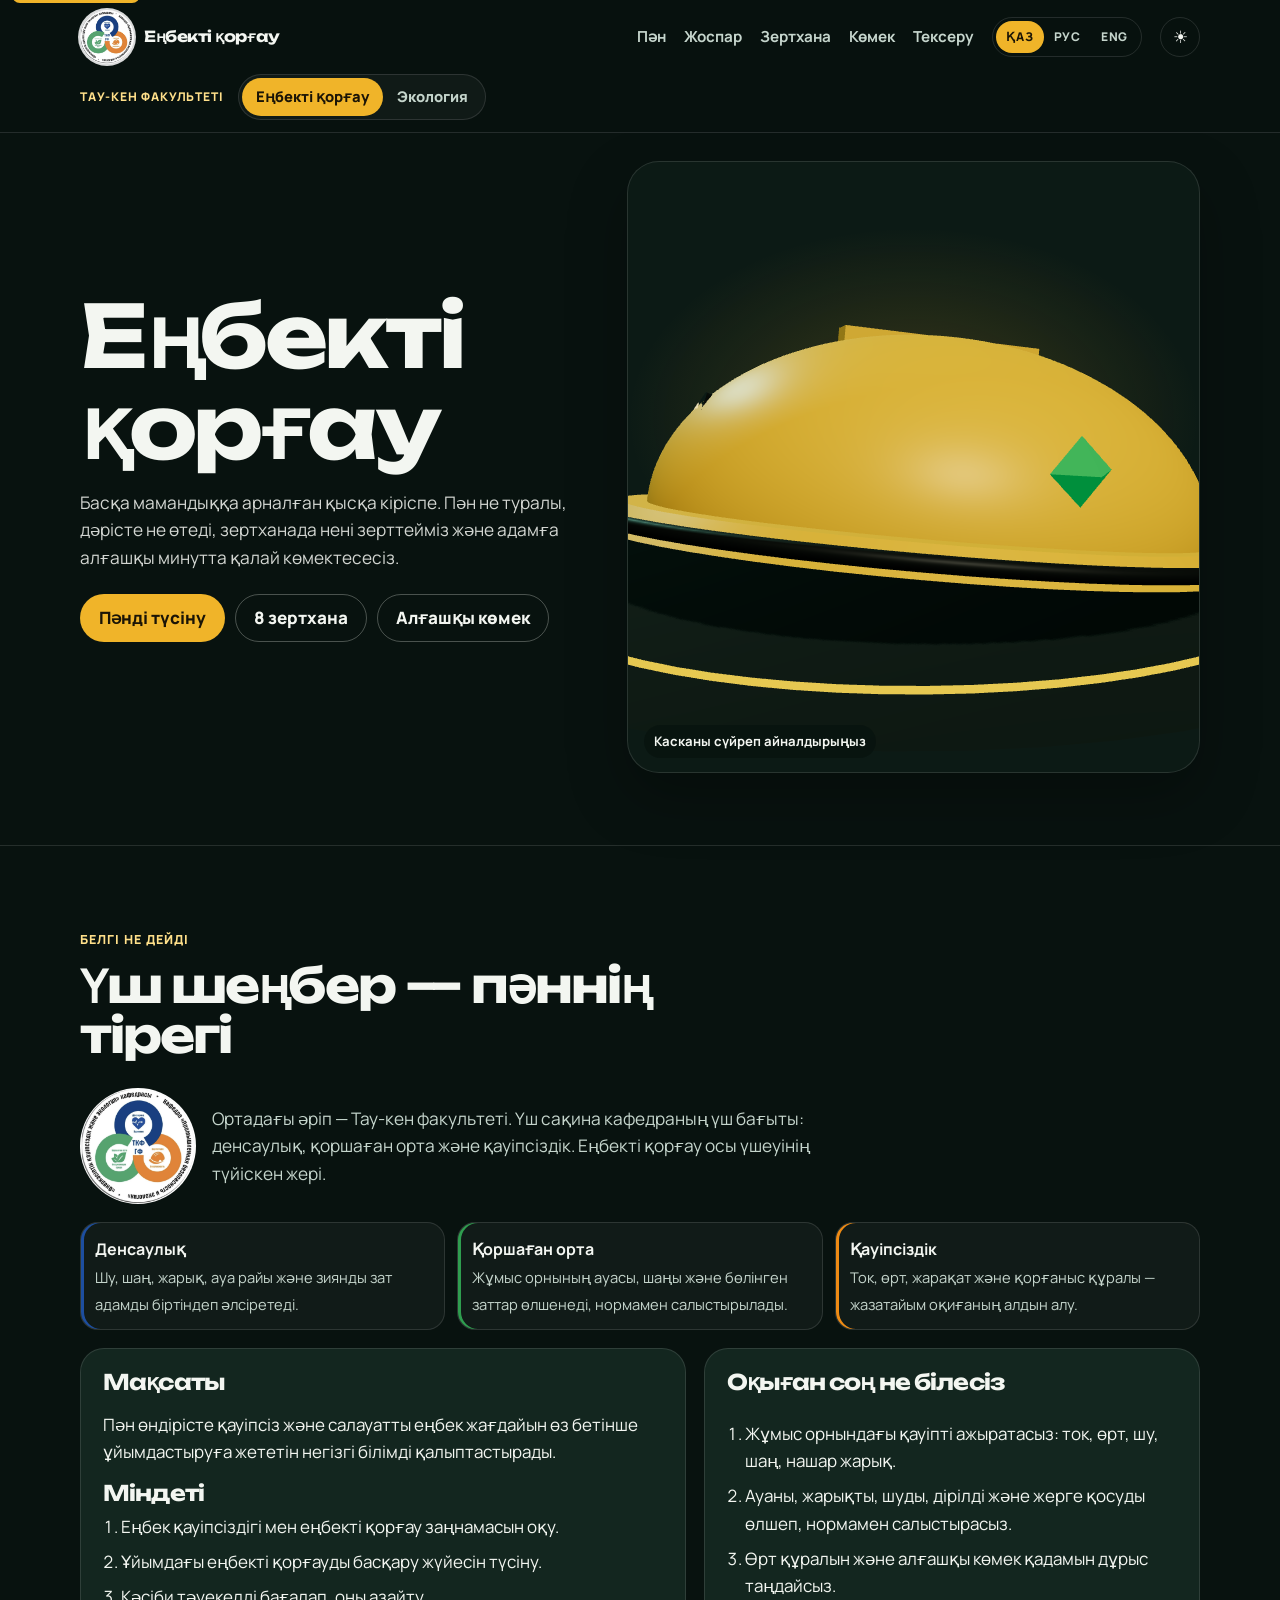
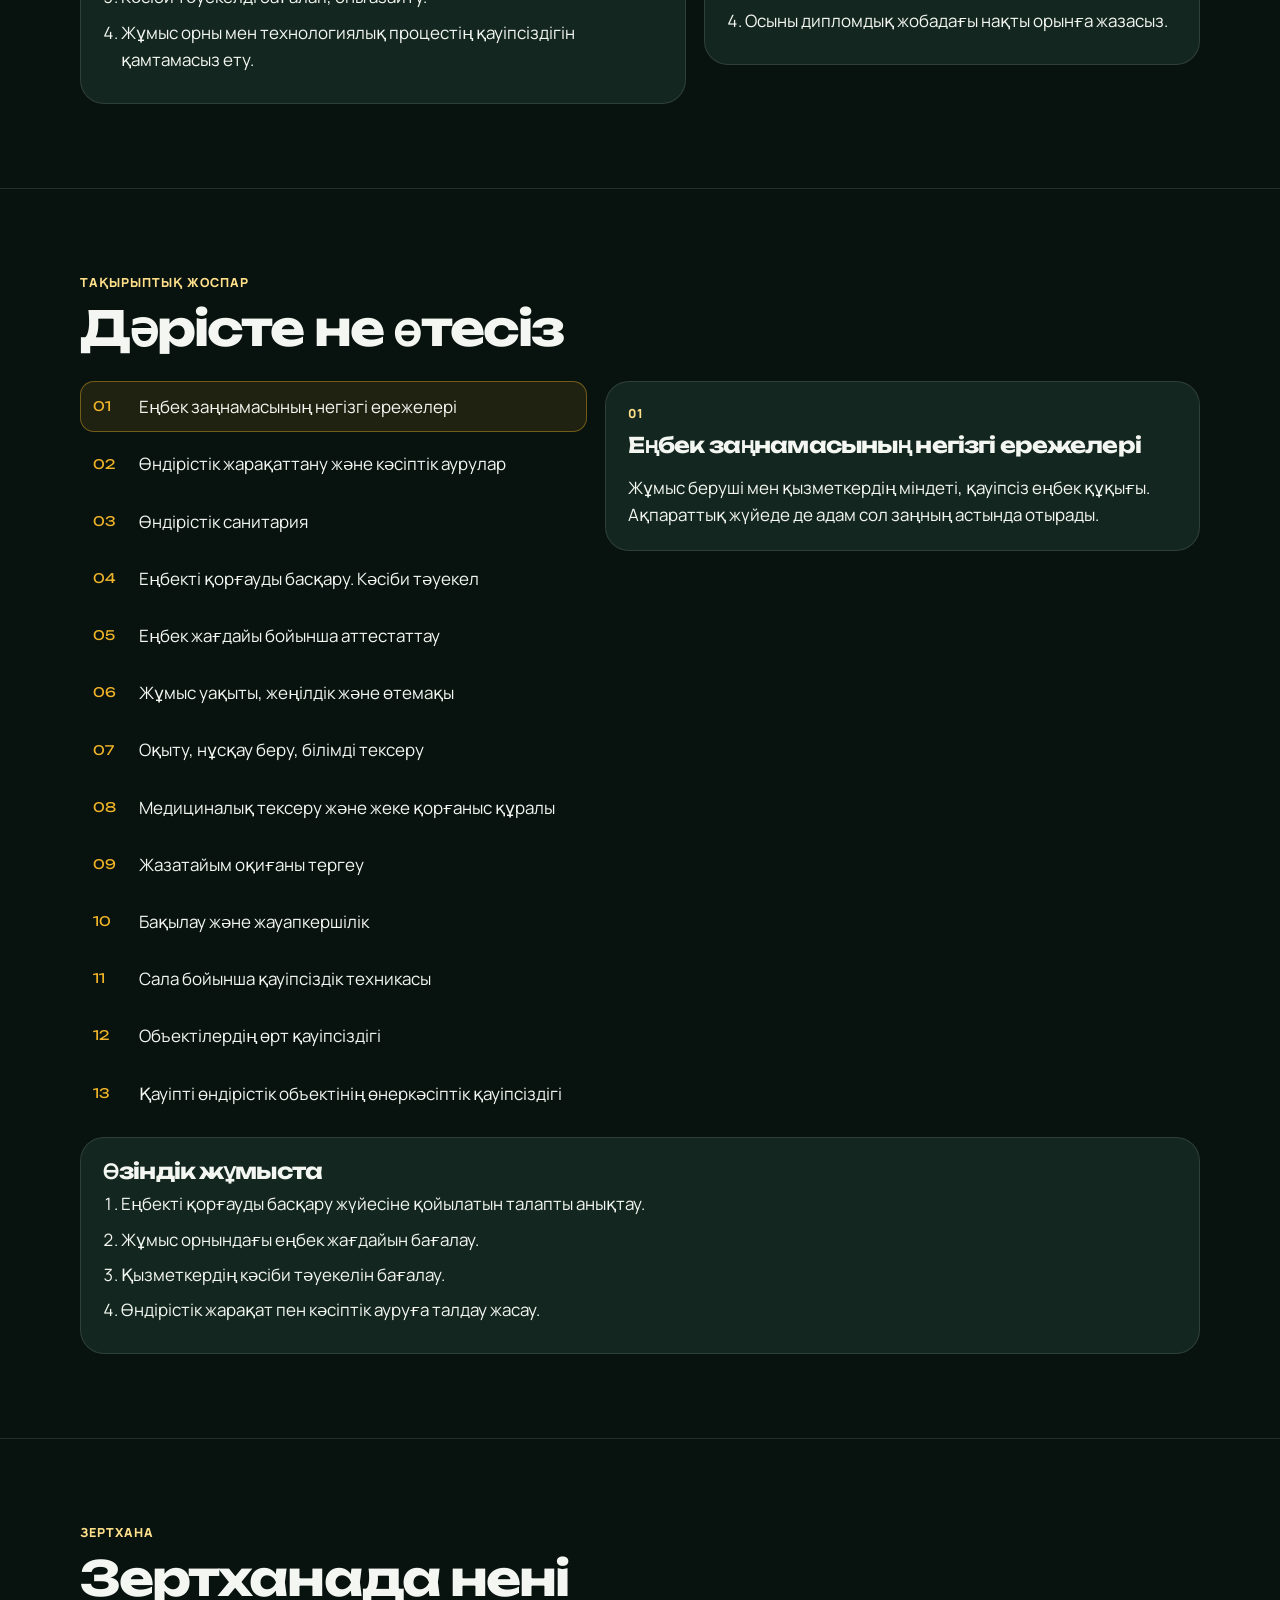
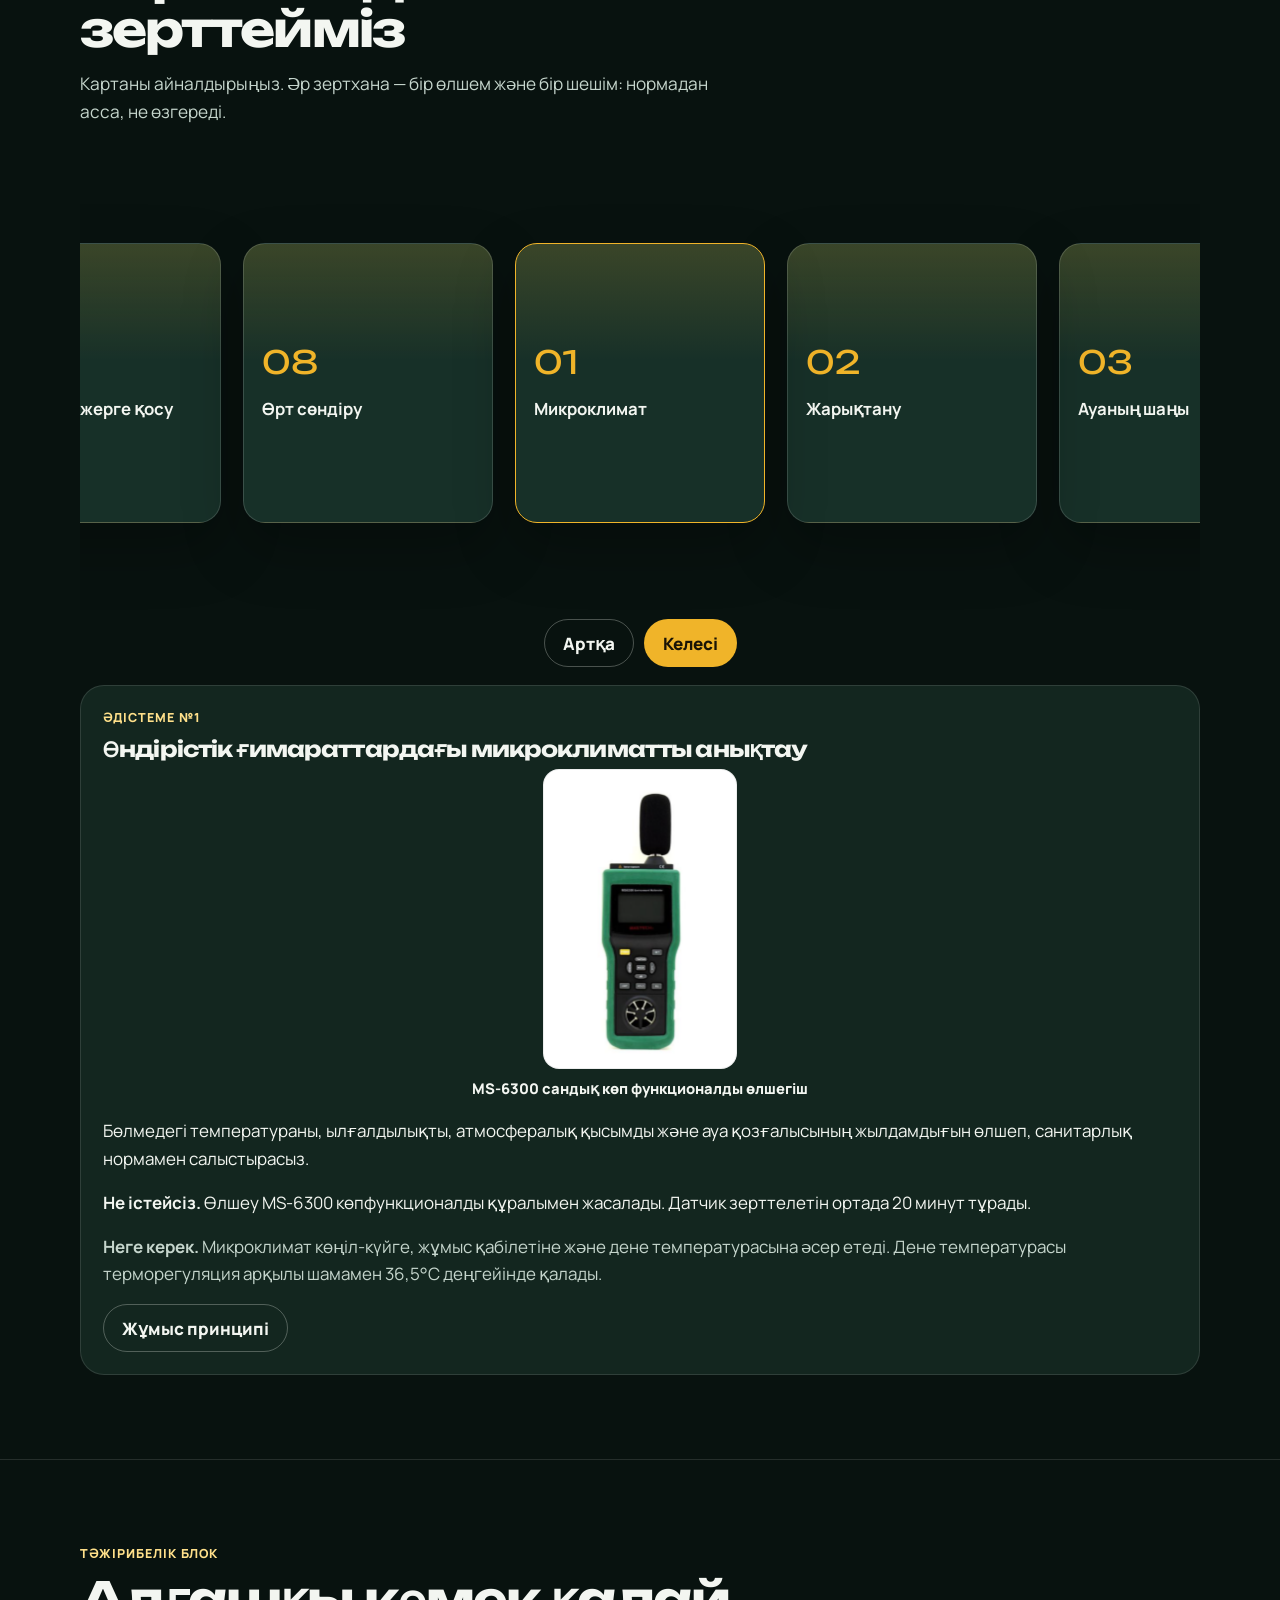
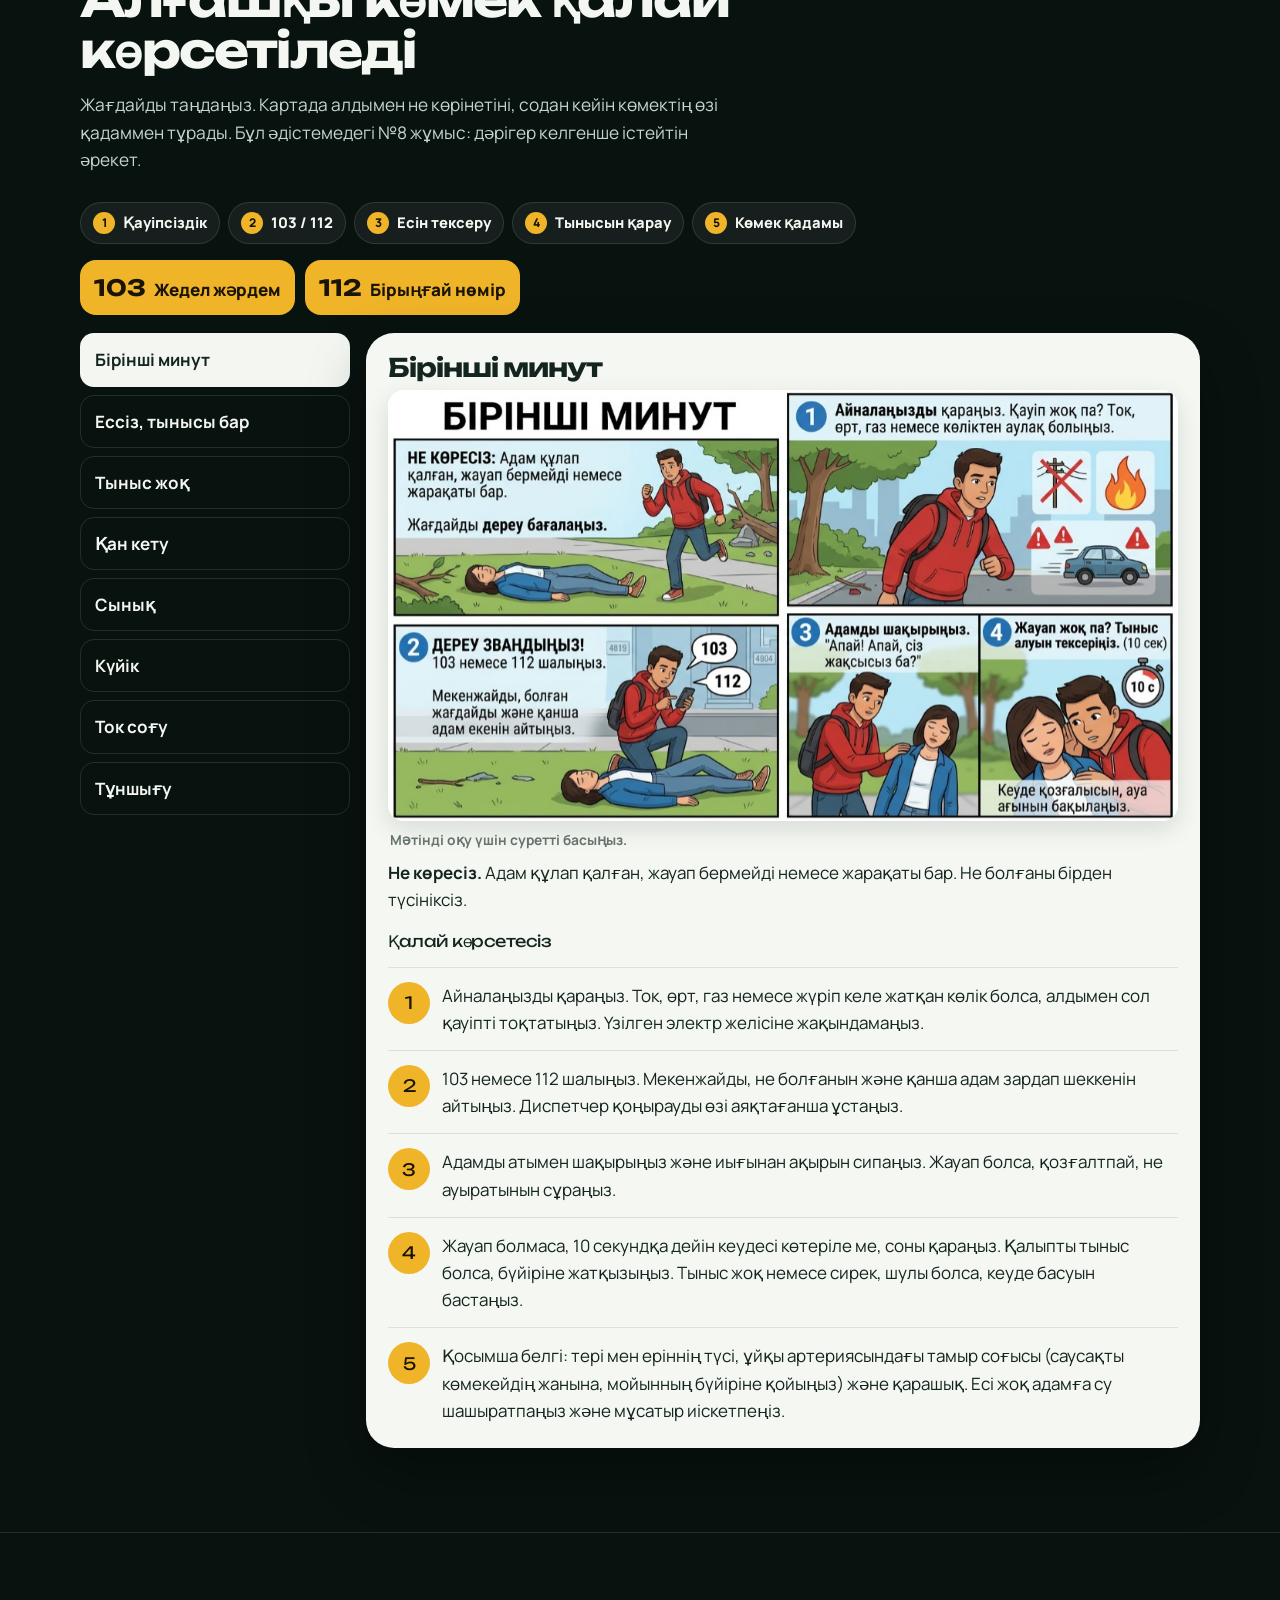
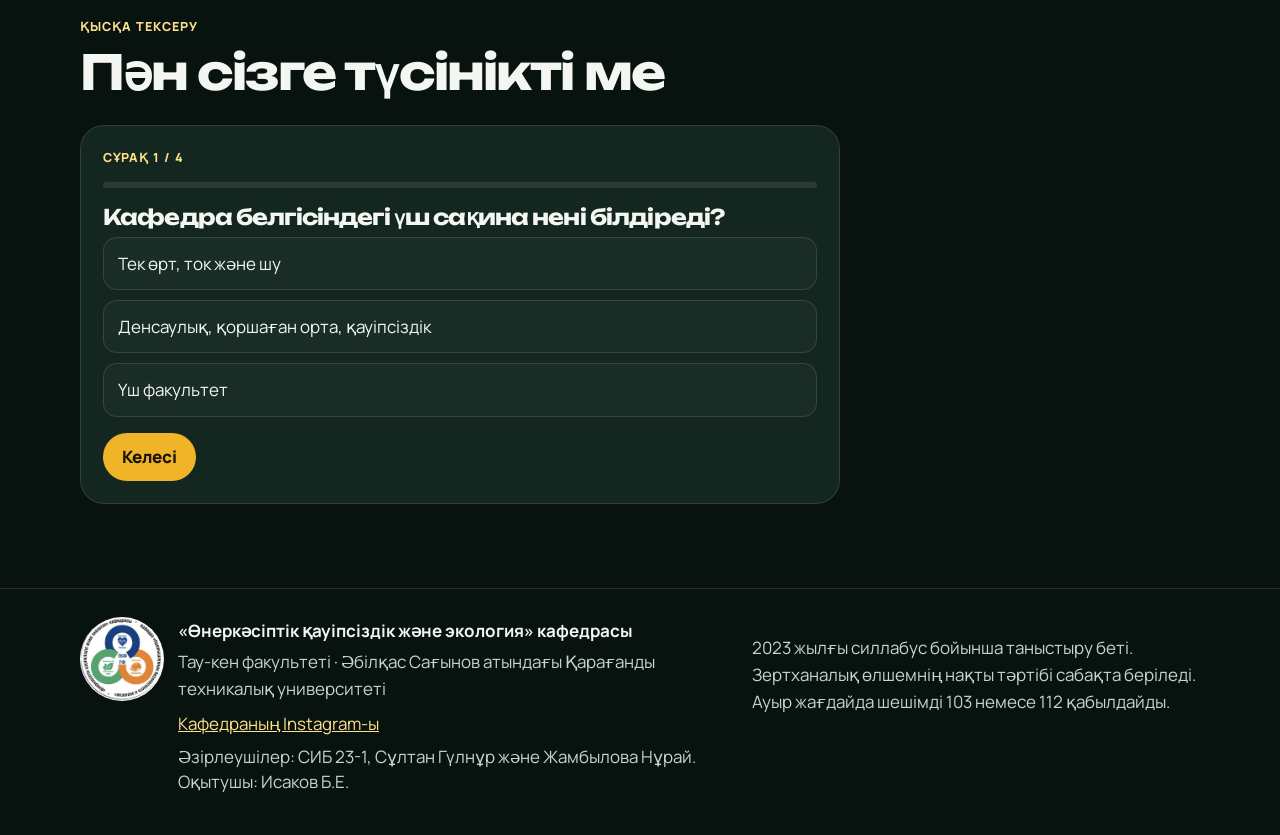
<file: index.html>
<!DOCTYPE html>
<html lang="kk">
<head>
  <meta charset="utf-8">
  <meta name="viewport" content="width=device-width, initial-scale=1">
  <title>Еңбекті қорғау</title>
  <meta name="description" content="Әбілқас Сағынов атындағы Қарағанды техникалық университеті. Еңбекті қорғау пәні: тақырыптар, зертхана және алғашқы көмек.">
  <meta name="theme-color" content="#08120f">
  <script>
    try {
      var savedTheme = localStorage.getItem("eq-theme");
      if (savedTheme === "light" || savedTheme === "dark") document.documentElement.dataset.theme = savedTheme;
      var savedSubject = localStorage.getItem("eq-subject");
      var hash = location.hash;
      if (hash === "#eco" || hash === "#ecology" || hash.indexOf("#eco-") === 0) savedSubject = "eco";
      if (savedSubject === "eco" || savedSubject === "ot") document.documentElement.dataset.subject = savedSubject;
    } catch (error) { /* keep occupational safety */ }
  </script>
  <link rel="icon" href="favicon.png" type="image/png">
  <link rel="apple-touch-icon" href="apple-touch.png">
  <link rel="preconnect" href="https://fonts.googleapis.com">
  <link rel="preconnect" href="https://fonts.gstatic.com" crossorigin>
  <link href="https://fonts.googleapis.com/css2?family=Manrope:wght@400;500;600;700;800&family=Unbounded:wght@500;700&display=swap" rel="stylesheet">
  <link rel="stylesheet" href="styles.css?v=13">
</head>
<body>
  <a class="skip" href="#main" data-i18n="skip">Негізгіге өту</a>
  <header class="header">
    <div class="wrap header-inner">
      <a class="logo" href="#top">
        <img src="logo.jpg" width="54" height="54" alt="Кафедра белгісі" data-i18n-alt="logoAlt">
        <span>
          <strong data-i18n="logo">Еңбекті қорғау</strong>
        </span>
      </a>
      <button class="nav-toggle" type="button" aria-expanded="false" aria-controls="site-nav">
        <span></span>
        <span class="sr" data-i18n="menu">Мәзір</span>
      </button>
      <nav id="site-nav" class="nav">
        <a href="#about" data-i18n="navAbout">Пән</a>
        <a href="#plan" data-i18n="navPlan">Жоспар</a>
        <a href="#labs" data-i18n="navLabs">Зертхана</a>
        <a href="#aid" data-i18n="navAid">Көмек</a>
        <a href="#check" data-i18n="navCheck">Тексеру</a>
      </nav>
      <div class="langs" role="group" aria-label="Language">
        <button type="button" data-set-lang="kk">ҚАЗ</button>
        <button type="button" data-set-lang="ru">РУС</button>
        <button type="button" data-set-lang="en">ENG</button>
      </div>
      <button class="theme-toggle" type="button" id="theme-toggle" aria-pressed="false">☀</button>
    </div>
    <div class="wrap subject-bar">
      <span class="subject-faculty" data-i18n="faculty">Тау-кен факультеті</span>
      <div class="subject-switch" role="tablist" aria-labelledby="faculty-label">
        <span class="sr" id="faculty-label" data-i18n="faculty">Тау-кен факультеті</span>
        <button type="button" role="tab" data-subject="ot" data-i18n="subjectOt" aria-selected="true">Еңбекті қорғау</button>
        <button type="button" role="tab" data-subject="eco" data-i18n="subjectEco" aria-selected="false">Экология</button>
      </div>
    </div>
  </header>

  <main id="main">
    <div id="view-ot">
    <section class="hero" id="top">
      <div class="wrap hero-grid">
        <div>
          <h1 data-i18n="heroTitle">Еңбекті қорғау</h1>
          <p class="lede" data-i18n="heroLead"></p>
          <div class="cta">
            <a class="btn btn-primary" href="#about" data-i18n="ctaAbout">Пәнді түсіну</a>
            <a class="btn btn-ghost" href="#labs" data-i18n="ctaLabs">8 зертхана</a>
            <a class="btn btn-ghost" href="#aid" data-i18n="ctaAid">Алғашқы көмек</a>
          </div>
        </div>
        <div class="visual">
          <canvas id="helmet" data-i18n-aria="helmetAria"></canvas>
          <div class="css-helmet" id="css-helmet" hidden>
            <div class="css-helmet-inner">
              <div class="css-dome"></div>
              <div class="css-brim"></div>
              <div class="css-lamp"></div>
            </div>
          </div>
          <p class="drag-hint" data-i18n="dragHint">Касканы сүйреп айналдырыңыз</p>
        </div>
      </div>
    </section>

    <section class="section" id="about">
      <div class="wrap">
        <div class="section-head">
          <p class="kicker" data-i18n="aboutKicker">Белгі не дейді</p>
          <h2 data-i18n="aboutTitle">Үш шеңбер — пәннің тірегі</h2>
        </div>
        <div class="identity">
          <img src="logo.jpg" width="116" height="116" alt="" data-i18n-alt="logoAlt">
          <p class="lede" data-i18n="iconLead" style="margin:0"></p>
        </div>
        <div class="pillars">
          <article class="pillar health"><b data-i18n="pHealth">Денсаулық</b><span data-i18n="pHealthText"></span></article>
          <article class="pillar env"><b data-i18n="pEnv">Қоршаған орта</b><span data-i18n="pEnvText"></span></article>
          <article class="pillar safe"><b data-i18n="pSafe">Қауіпсіздік</b><span data-i18n="pSafeText"></span></article>
        </div>
        <div class="grid-2" style="margin-top:18px">
          <article class="card">
            <h3 data-i18n="goalTitle">Мақсаты</h3>
            <p data-i18n="goalText"></p>
            <h3 data-i18n="taskTitle">Міндеті</h3>
            <ol class="tasks">
              <li data-i18n="task1"></li>
              <li data-i18n="task2"></li>
              <li data-i18n="task3"></li>
              <li data-i18n="task4"></li>
            </ol>
          </article>
          <div>
            <article class="card outcomes">
              <h3 data-i18n="outcomeTitle">Оқыған соң не білесіз</h3>
              <ol class="tasks">
                <li data-i18n="out1"></li>
                <li data-i18n="out2"></li>
                <li data-i18n="out3"></li>
                <li data-i18n="out4"></li>
              </ol>
            </article>
          </div>
        </div>
      </div>
    </section>

    <section class="section" id="plan">
      <div class="wrap">
        <div class="section-head">
          <p class="kicker" data-i18n="planKicker">9-бөлім · тақырыптық жоспар</p>
          <h2 data-i18n="planTitle">Дәрісте не өтесіз</h2>
        </div>
        <div class="plan-layout">
          <div class="topic-list" id="topic-list"></div>
          <article class="topic-detail" id="topic-detail"></article>
        </div>
        <div class="card" style="margin-top:18px">
          <h3 data-i18n="selfTitle">Өзіндік жұмыста</h3>
          <ol class="self">
            <li data-i18n="self1"></li>
            <li data-i18n="self2"></li>
            <li data-i18n="self3"></li>
            <li data-i18n="self4"></li>
          </ol>
        </div>
      </div>
    </section>

    <section class="section" id="labs">
      <div class="wrap">
        <div class="section-head">
          <p class="kicker" data-i18n="labsKicker">10-бөлім · 15 сағат</p>
          <h2 data-i18n="labsTitle">Зертханада нені зерттейміз</h2>
          <p class="lede" data-i18n="labsLead"></p>
        </div>
        <div class="stage" id="stage"><div class="ring" id="ring"></div></div>
        <div class="carousel-nav">
          <button class="btn btn-ghost" type="button" id="lab-prev" data-i18n="prev">Артқа</button>
          <button class="btn btn-primary" type="button" id="lab-next" data-i18n="next">Келесі</button>
        </div>
        <article class="lab-detail" id="lab-detail"></article>
      </div>
    </section>

    <section class="section" id="aid">
      <div class="wrap">
        <div class="section-head">
          <p class="kicker" data-i18n="aidKicker">Тәжірибелік блок</p>
          <h2 data-i18n="aidTitle">Алғашқы көмек қалай көрсетіледі</h2>
          <p class="lede" data-i18n="aidLead"></p>
        </div>
        <ol class="aid-flow">
          <li data-i18n="flow1">Қауіпсіздік</li>
          <li data-i18n="flow2">103 / 112</li>
          <li data-i18n="flow3">Есін тексеру</li>
          <li data-i18n="flow4">Тынысын қарау</li>
          <li data-i18n="flow5">Көмек қадамы</li>
        </ol>
        <div class="hotline">
          <a href="tel:103"><b>103</b><span data-i18n="ambulance">Жедел жәрдем</span></a>
          <a href="tel:112"><b>112</b><span data-i18n="unified">Бірыңғай нөмір</span></a>
        </div>
        <div class="aid-layout">
          <div class="aid-tabs" id="aid-tabs" role="tablist"></div>
          <article class="protocol" id="protocol"></article>
        </div>
      </div>
      <dialog class="comic-dialog" id="comic-dialog">
        <form method="dialog">
          <button class="comic-close" type="submit" data-i18n="comicClose">Жабу</button>
        </form>
        <img id="comic-full" width="1024" height="558" alt="">
      </dialog>
    </section>

    <section class="section" id="check">
      <div class="wrap">
        <div class="section-head">
          <p class="kicker" data-i18n="checkKicker">Қысқа тексеру</p>
          <h2 data-i18n="checkTitle">Пән сізге түсінікті ме</h2>
        </div>
        <div class="card quiz-card" id="quiz"></div>
      </div>
    </section>
    </div>

    <div id="view-eco">
      <section class="hero" id="eco-top">
        <div class="wrap hero-grid">
          <div>
            <p class="kicker" data-i18n="faculty">Тау-кен факультеті</p>
            <h1 data-i18n="ecoTitle">Экология</h1>
            <p class="lede" data-i18n="ecoHeroLead"></p>
            <div class="cta">
              <a class="btn btn-primary" href="#eco-about" data-i18n="ctaAbout">Пәнді түсіну</a>
              <a class="btn btn-ghost" href="#eco-plan" data-i18n="ecoCtaPlan">12 дәріс</a>
              <a class="btn btn-ghost" href="#eco-prac" data-i18n="ecoCtaImpact">8 практика</a>
            </div>
          </div>
          <div class="visual eco-visual">
            <div class="planet" aria-hidden="true">
              <div class="planet-sphere"></div>
              <div class="planet-orbit"></div>
            </div>
            <p class="drag-hint" data-i18n="ecoHint">Қоршаған орта</p>
          </div>
        </div>
      </section>

      <section class="section" id="eco-about">
        <div class="wrap">
          <div class="section-head">
            <p class="kicker" data-i18n="aboutKicker">Белгі не дейді</p>
            <h2 data-i18n="aboutTitle">Үш шеңбер — пәннің тірегі</h2>
          </div>
          <div class="identity">
            <img src="logo.jpg" width="116" height="116" alt="" data-i18n-alt="logoAlt">
            <p class="lede" data-i18n="ecoIconLead" style="margin:0"></p>
          </div>
          <div class="pillars">
            <article class="pillar health"><b data-i18n="pHealth">Денсаулық</b><span data-i18n="ecoPHealth"></span></article>
            <article class="pillar env"><b data-i18n="pEnv">Қоршаған орта</b><span data-i18n="ecoPEnv"></span></article>
            <article class="pillar safe"><b data-i18n="pSafe">Қауіпсіздік</b><span data-i18n="ecoPSafe"></span></article>
          </div>
          <div class="grid-2" style="margin-top:18px">
            <article class="card">
              <h3 data-i18n="ecoDescTitle">Пәннің сипаттамасы</h3>
              <p data-i18n="ecoDescText"></p>
              <h3 data-i18n="goalTitle">Мақсаты</h3>
              <p data-i18n="ecoGoalText"></p>
            </article>
            <article class="card">
              <h3 data-i18n="ecoTaskTitle">Міндеттері</h3>
              <ol class="tasks">
                <li data-i18n="ecoTask1"></li>
                <li data-i18n="ecoTask2"></li>
                <li data-i18n="ecoTask3"></li>
                <li data-i18n="ecoTask4"></li>
                <li data-i18n="ecoTask5"></li>
                <li data-i18n="ecoTask6"></li>
                <li data-i18n="ecoTask7"></li>
              </ol>
            </article>
          </div>
        </div>
      </section>

      <section class="section" id="eco-plan">
        <div class="wrap">
          <div class="section-head">
            <h2 data-i18n="ecoPlanTitle">Дәрісте не өтесіз</h2>
            <p class="lede" data-i18n="ecoPlanLead"></p>
          </div>
          <div class="plan-layout">
            <div class="topic-list" id="eco-topic-list"></div>
            <article class="topic-detail" id="eco-topic-detail"></article>
          </div>
        </div>
      </section>

      <section class="section" id="eco-prac">
        <div class="wrap">
          <div class="section-head">
            <p class="kicker" data-i18n="ecoPracKicker">Практика</p>
            <h2 data-i18n="ecoPracTitle">Практикада не есептейсіз</h2>
            <p class="lede" data-i18n="ecoPracLead"></p>
          </div>
          <div class="plan-layout">
            <div class="topic-list" id="eco-prac-list"></div>
            <article class="topic-detail" id="eco-prac-detail"></article>
          </div>
        </div>
      </section>
    </div>
  </main>

  <footer class="footer">
    <div class="wrap footer-inner">
      <div class="brand">
        <img src="logo.jpg" width="84" height="84" alt="" data-i18n-alt="logoAlt">
        <div>
          <strong data-i18n="footerDept"></strong>
          <p data-i18n="footerFac" style="margin:4px 0 0"></p>
          <p style="margin:8px 0 0"><a href="https://www.instagram.com/stu_gf_pbie/" target="_blank" rel="noopener noreferrer" data-i18n="instagram">Instagram</a></p>
          <p class="authors" data-i18n="authors"></p>
        </div>
      </div>
      <p data-i18n="footerNote" style="max-width:28rem"></p>
    </div>
  </footer>

  <script src="vendor/three.min.js"></script>
  <script src="scene.js?v=2"></script>
  <script src="app.js?v=38"></script>
</body>
</html>
</file>
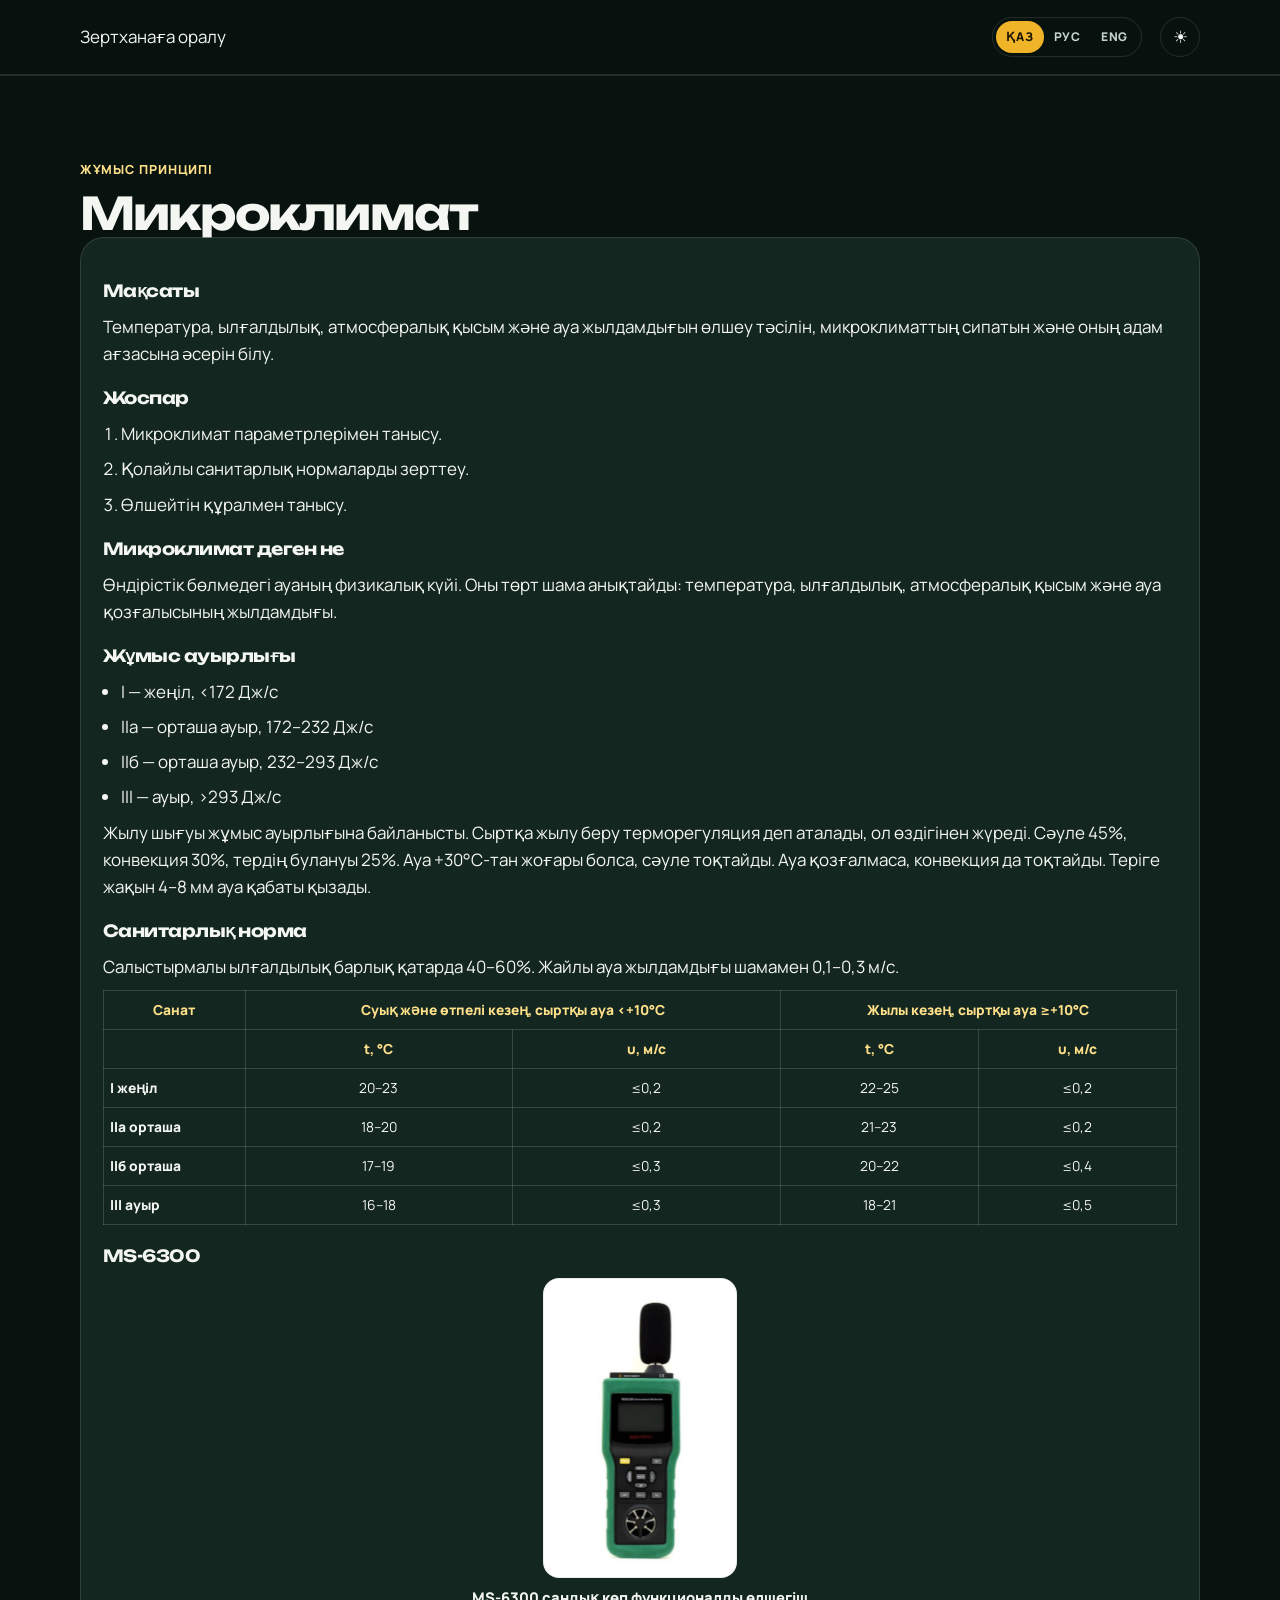
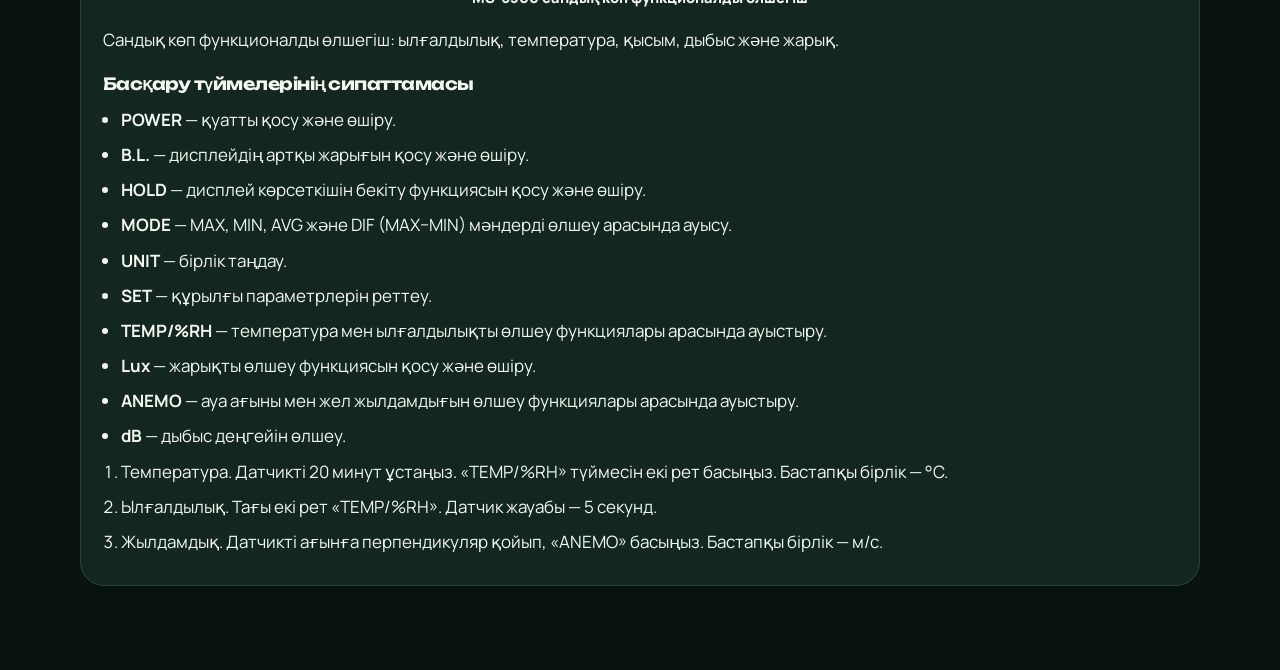
<file: method.html>
<!DOCTYPE html>
<html lang="kk">
<head>
  <meta charset="utf-8">
  <meta name="viewport" content="width=device-width, initial-scale=1">
  <title>Жұмыс принципі</title>
  <meta name="theme-color" content="#08120f">
  <script>
    try {
      var savedTheme = localStorage.getItem("eq-theme");
      if (savedTheme === "light" || savedTheme === "dark") document.documentElement.dataset.theme = savedTheme;
    } catch (error) { /* keep dark */ }
  </script>
  <link rel="icon" href="favicon.png" type="image/png">
  <link rel="preconnect" href="https://fonts.googleapis.com">
  <link rel="preconnect" href="https://fonts.gstatic.com" crossorigin>
  <link href="https://fonts.googleapis.com/css2?family=Manrope:wght@400;500;600;700;800&family=Unbounded:wght@500;700&display=swap" rel="stylesheet">
  <link rel="stylesheet" href="styles.css?v=13">
</head>
<body>
  <header class="header">
    <div class="wrap header-inner">
      <a class="logo" href="index.html#labs" id="back">Зертхана</a>
      <div class="langs" role="group" aria-label="Language">
        <button type="button" data-set-lang="kk">ҚАЗ</button>
        <button type="button" data-set-lang="ru">РУС</button>
        <button type="button" data-set-lang="en">ENG</button>
      </div>
      <button class="theme-toggle" type="button" id="theme-toggle" aria-pressed="false">☀</button>
    </div>
  </header>
  <main class="section" id="main">
    <div class="wrap">
      <p class="kicker" id="method-kicker"></p>
      <h1 id="method-title"></h1>
      <article class="lab-detail" id="method"></article>
    </div>
  </main>
  <script src="labs-detail.js?v=7"></script>
  <script src="labs-en.js?v=2"></script>
  <script src="method.js?v=1"></script>
</body>
</html>
</file>
<file: styles.css>
:root {
  --bg: #08120f;
  --bg-2: #10211c;
  --card: #13261f;
  --cream: #f3f6f1;
  --muted: #c5d5cc;
  --amber: #f0b429;
  --amber-2: #ffe08a;
  --line: rgba(243, 246, 241, 0.12);
  --ink: #14241e;
  --paper: #f4f7f2;
  --danger: #c4492c;
  --ok: #1f7a56;
  --shadow: 0 24px 60px rgba(0, 0, 0, 0.28);
  --header-bg: rgba(8, 18, 15, 0.82);
  --nav-bg: #0c1915;
  --visual-bg: #0c1a15;
  --lab-bg: #173028;
  --hint-bg: rgba(8, 18, 15, 0.72);
  --hero-lede: rgba(243, 246, 241, 0.86);
  --font: "Manrope", "Segoe UI", sans-serif;
  --display: "Unbounded", "Manrope", sans-serif;
}

* { box-sizing: border-box; }
html { scroll-behavior: smooth; }
body {
  margin: 0;
  background:
    radial-gradient(900px 420px at 80% -10%, rgba(240, 180, 41, 0.14), transparent 55%),
    var(--bg);
  color: var(--cream);
  font-family: var(--font);
  font-size: 17px;
  line-height: 1.6;
}
body.nav-open { overflow: hidden; }
img, canvas { max-width: 100%; }
button, input { font: inherit; }
a { color: inherit; }
:focus-visible { outline: 3px solid var(--amber); outline-offset: 3px; }
::selection { background: var(--amber); color: #1a1406; }

.skip {
  position: absolute;
  left: 12px;
  top: -40px;
  background: var(--amber);
  color: #1a1406;
  padding: 8px 12px;
  border-radius: 8px;
  z-index: 50;
}
.skip:focus { top: 12px; }

.wrap {
  width: min(1120px, calc(100% - 32px));
  margin-inline: auto;
}

.header {
  position: sticky;
  top: 0;
  z-index: 30;
  backdrop-filter: blur(16px);
  background: var(--header-bg);
  border-bottom: 1px solid var(--line);
}
.header-inner {
  display: flex;
  align-items: center;
  gap: 18px;
  min-height: 74px;
}
.logo {
  display: flex;
  align-items: center;
  gap: 10px;
  text-decoration: none;
  margin-right: auto;
}
.logo img {
  width: 54px;
  height: 54px;
  border-radius: 50%;
  background: #fff;
  object-fit: cover;
  box-shadow: 0 0 0 2px rgba(255, 255, 255, 0.85);
}
.pillars {
  display: grid;
  grid-template-columns: repeat(3, 1fr);
  gap: 12px;
  margin-top: 18px;
}
.pillar {
  border-radius: 18px;
  padding: 14px 14px 12px;
  background: rgba(243, 246, 241, 0.04);
  border: 1px solid var(--line);
}
.pillar b { display: block; font-size: 1rem; }
.pillar span { color: var(--muted); font-size: 0.92rem; }
.pillar.health { box-shadow: inset 3px 0 0 #1d4e9f; }
.pillar.env { box-shadow: inset 3px 0 0 #2f9e4f; }
.pillar.safe { box-shadow: inset 3px 0 0 #ef8b14; }
.logo strong {
  display: block;
  font-family: var(--display);
  font-size: 0.95rem;
  letter-spacing: -0.03em;
}
.logo small {
  color: var(--muted);
  letter-spacing: 0.08em;
}

.nav { display: flex; gap: 18px; }
.subject-bar {
  display: flex;
  align-items: center;
  gap: 14px;
  flex-wrap: wrap;
  padding: 0 0 12px;
}
.subject-faculty {
  font-size: 0.75rem;
  font-weight: 800;
  letter-spacing: 0.08em;
  text-transform: uppercase;
  color: var(--amber-2);
}
.subject-switch {
  display: flex;
  padding: 3px;
  border: 1px solid var(--line);
  border-radius: 999px;
  background: rgba(243, 246, 241, 0.04);
}
.subject-switch button {
  border: 0;
  background: transparent;
  color: var(--muted);
  border-radius: 999px;
  padding: 7px 14px;
  cursor: pointer;
  font-weight: 800;
  font-size: 0.92rem;
}
.subject-switch button.is-active {
  background: var(--amber);
  color: #1a1406;
}
.subject-switch button:hover { color: var(--cream); }
.subject-switch button.is-active:hover { color: #1a1406; }
.nav a {
  text-decoration: none;
  color: var(--muted);
  font-weight: 700;
  font-size: 0.95rem;
}
.nav a:hover { color: var(--cream); }

.langs {
  display: flex;
  padding: 3px;
  border: 1px solid var(--line);
  border-radius: 999px;
}
.langs button {
  border: 0;
  background: transparent;
  color: var(--muted);
  border-radius: 999px;
  padding: 6px 10px;
  cursor: pointer;
  font-size: 0.75rem;
  font-weight: 800;
  letter-spacing: 0.06em;
}
.langs button.is-active { background: var(--amber); color: #1a1406; }
.theme-toggle {
  width: 40px;
  height: 40px;
  flex: none;
  border-radius: 999px;
  border: 1px solid var(--line);
  background: transparent;
  color: var(--cream);
  cursor: pointer;
  font-size: 1.05rem;
}

.nav-toggle {
  display: none;
  width: 44px;
  height: 44px;
  border-radius: 12px;
  border: 1px solid var(--line);
  background: transparent;
  color: var(--cream);
  padding: 0;
  cursor: pointer;
}
.sr {
  position: absolute;
  width: 1px;
  height: 1px;
  padding: 0;
  margin: -1px;
  overflow: hidden;
  clip: rect(0, 0, 0, 0);
  white-space: nowrap;
  border: 0;
}
.nav-toggle > span:first-child,
.nav-toggle > span:first-child::before,
.nav-toggle > span:first-child::after {
  display: block;
  width: 18px;
  height: 2px;
  background: var(--cream);
  position: relative;
  margin: 0 auto;
}
.nav-toggle > span:first-child::before,
.nav-toggle > span:first-child::after {
  content: "";
  position: absolute;
  left: 0;
}
.nav-toggle > span:first-child::before { top: -6px; }
.nav-toggle > span:first-child::after { top: 6px; }

.hero { padding: 28px 0 72px; }
.hero-grid {
  display: grid;
  grid-template-columns: minmax(0, 0.95fr) minmax(0, 1.05fr);
  gap: 28px;
  align-items: center;
}
.kicker {
  margin: 0 0 10px;
  color: var(--amber-2);
  font-weight: 800;
  letter-spacing: 0.08em;
  text-transform: uppercase;
  font-size: 0.78rem;
}
h1, h2, h3 { font-family: var(--display); letter-spacing: -0.04em; line-height: 1.05; }
h1 { margin: 0; font-size: clamp(2.7rem, 7vw, 5.4rem); }
#method-title { font-size: clamp(1.7rem, 4vw, 2.8rem); max-width: 16ch; margin-top: 8px; }
h2 { margin: 0 0 12px; font-size: clamp(1.8rem, 4vw, 3rem); }
h3 { margin: 0 0 8px; font-size: 1.35rem; }
.lede { margin: 16px 0 0; max-width: 40rem; color: var(--muted); font-size: 1.08rem; }
.hero .lede { color: var(--hero-lede); }

.cta { display: flex; flex-wrap: wrap; gap: 10px; margin-top: 22px; }
.btn {
  display: inline-flex;
  align-items: center;
  justify-content: center;
  min-height: 48px;
  padding: 0 18px;
  border-radius: 999px;
  text-decoration: none;
  font-weight: 800;
  border: 1px solid transparent;
  cursor: pointer;
}
.btn-primary { background: var(--amber); color: #1a1406; }
.btn-primary:hover { background: #ffd56a; }
.btn-ghost { border-color: rgba(243, 246, 241, 0.28); color: var(--cream); background: transparent; }
.btn-ghost:hover { border-color: var(--amber); color: var(--amber); }

.stats {
  display: flex;
  flex-wrap: wrap;
  gap: 10px;
  padding: 0;
  margin: 28px 0 0;
  list-style: none;
}
.stats li {
  min-width: 92px;
  padding: 12px 14px 10px;
  border-radius: 16px;
  background: rgba(243, 246, 241, 0.04);
  border: 1px solid var(--line);
}
.stats b {
  display: block;
  font-family: var(--display);
  font-size: 1.35rem;
  color: var(--amber);
}
.stats span { color: var(--muted); font-size: 0.82rem; }

.visual {
  position: relative;
  height: min(68vh, 640px);
  min-height: 460px;
  border-radius: 32px;
  background:
    radial-gradient(420px 280px at 50% 42%, rgba(240, 180, 41, 0.2), transparent 68%),
    radial-gradient(280px 220px at 62% 62%, rgba(31, 163, 122, 0.18), transparent 70%),
    var(--visual-bg);
  border: 1px solid var(--line);
  box-shadow: var(--shadow);
  overflow: hidden;
}
.visual canvas {
  width: 100%;
  height: 100%;
  display: block;
  cursor: grab;
  touch-action: none;
}
.visual canvas:active { cursor: grabbing; }
.drag-hint {
  position: absolute;
  left: 16px;
  bottom: 14px;
  margin: 0;
  padding: 6px 10px;
  border-radius: 999px;
  background: var(--hint-bg);
  color: var(--cream);
  font-size: 0.82rem;
  font-weight: 700;
}

.css-helmet {
  position: absolute;
  inset: 0;
  display: grid;
  place-items: center;
  perspective: 900px;
}
.css-helmet[hidden] { display: none; }
.css-helmet-inner {
  width: 230px;
  height: 190px;
  position: relative;
  transform-style: preserve-3d;
  animation: spin 9s linear infinite;
}
.css-dome {
  position: absolute;
  left: 34px;
  right: 34px;
  top: 8px;
  height: 124px;
  border-radius: 120px 120px 46px 46px;
  background: linear-gradient(160deg, #ffe7a3, #e2a31a 58%, #8d6410);
}
.css-brim {
  position: absolute;
  left: 8px;
  right: 8px;
  bottom: 34px;
  height: 28px;
  border-radius: 50%;
  background: linear-gradient(#f6c453, #c4890d);
  transform: rotateX(62deg);
}
.css-lamp {
  position: absolute;
  width: 42px;
  height: 42px;
  left: 94px;
  top: 78px;
  border-radius: 50%;
  background: radial-gradient(circle at 35% 35%, #fff, #f0b429 42%, #1b1b1b 44%);
  box-shadow: 0 0 28px rgba(240, 180, 41, 0.85);
}
@keyframes spin { to { transform: rotateY(360deg); } }

.eco-visual { display: grid; place-items: center; }
.planet {
  width: min(280px, 70%);
  aspect-ratio: 1;
  position: relative;
}
.planet-sphere {
  position: absolute;
  inset: 16%;
  border-radius: 50%;
  background:
    radial-gradient(circle at 32% 30%, rgba(255, 255, 255, 0.85), transparent 26%),
    radial-gradient(circle at 68% 62%, rgba(18, 92, 58, 0.55), transparent 46%),
    linear-gradient(150deg, #d9ffe8, #3cbf7a 42%, #145c38 78%);
  box-shadow: inset -16px -12px 28px rgba(0, 0, 0, 0.28), 0 18px 40px rgba(0, 0, 0, 0.25);
}
.planet-orbit {
  position: absolute;
  inset: 8% 0;
  border: 2px solid rgba(190, 245, 214, 0.55);
  border-radius: 50%;
  transform: rotateX(68deg) rotateZ(-16deg);
  animation: orbit 12s linear infinite;
}
@keyframes orbit { to { transform: rotateX(68deg) rotateZ(344deg); } }
.eco-steps { grid-template-columns: repeat(4, 1fr); }
.pillar.land { box-shadow: inset 3px 0 0 #7dcea0; }
#view-eco { display: none; }
html[data-subject="eco"] #view-ot { display: none; }
html[data-subject="eco"] #view-eco { display: block; }

.section { padding: 84px 0; border-top: 1px solid var(--line); }
.section-head { max-width: 720px; margin-bottom: 28px; }

.grid-2 {
  display: grid;
  grid-template-columns: 1.1fr 0.9fr;
  gap: 18px;
}
.card, .topic-detail, .lab-detail {
  background: var(--card);
  border: 1px solid var(--line);
  border-radius: 24px;
  padding: 22px;
}
.card p:last-child, .topic-detail p:last-child { margin-bottom: 0; }
.tasks, .self { margin: 0; padding-left: 18px; }
.tasks li, .self li { margin: 8px 0; }
.outcomes { display: grid; gap: 10px; }
.outcomes article {
  padding: 14px 14px 12px;
  border-radius: 16px;
  background: rgba(243, 246, 241, 0.04);
  border: 1px solid var(--line);
}
.outcomes span {
  display: block;
  color: var(--amber);
  font-family: var(--display);
  font-size: 0.82rem;
  margin-bottom: 4px;
}

.plan-layout {
  display: grid;
  grid-template-columns: 0.92fr 1.08fr;
  gap: 18px;
  align-items: start;
}
.topic-list { display: grid; gap: 6px; }
.topic {
  width: 100%;
  text-align: left;
  display: grid;
  grid-template-columns: 36px minmax(0, 1fr);
  gap: 10px;
  align-items: center;
  padding: 11px 12px;
  border-radius: 14px;
  border: 1px solid transparent;
  background: transparent;
  color: inherit;
  cursor: pointer;
}
.topic:hover { background: rgba(243, 246, 241, 0.04); }
.topic.is-active {
  background: rgba(240, 180, 41, 0.1);
  border-color: rgba(240, 180, 41, 0.4);
}
.topic .n {
  font-family: var(--display);
  color: var(--amber);
  font-size: 0.82rem;
}
.topic small { color: var(--muted); white-space: nowrap; }
.topic-detail { position: sticky; top: 136px; }
.hours {
  display: flex;
  gap: 8px;
  flex-wrap: wrap;
  margin: 14px 0;
}
.hours span, .pill {
  border-radius: 999px;
  padding: 4px 10px;
  background: rgba(240, 180, 41, 0.14);
  color: var(--amber-2);
  font-size: 0.82rem;
  font-weight: 800;
}

.stage-wrap { position: relative; }
.stage {
  height: 460px;
  position: relative;
  overflow: hidden;
}
.ring {
  position: absolute;
  inset: 0;
  transform-style: preserve-3d;
}
.lab-card {
  position: absolute;
  left: 50%;
  top: 50%;
  width: 250px;
  height: 280px;
  margin: -140px 0 0 -125px;
  padding: 18px;
  text-align: left;
  border-radius: 22px;
  border: 1px solid rgba(243, 246, 241, 0.16);
  background:
    linear-gradient(180deg, rgba(240, 180, 41, 0.16), transparent 42%),
    var(--lab-bg);
  color: var(--cream);
  box-shadow: var(--shadow);
  cursor: pointer;
  backface-visibility: hidden;
}
.lab-card .n {
  font-family: var(--display);
  font-size: 2rem;
  color: var(--amber);
  display: block;
}
.lab-card b { display: block; margin: 10px 0; font-size: 1.05rem; line-height: 1.25; }
.lab-card.is-front { border-color: var(--amber); }
.principle { margin: 16px 0 0; }

.carousel-nav {
  display: flex;
  justify-content: center;
  gap: 10px;
  margin: 6px 0 18px;
}
.lab-detail .measure { color: var(--muted); }
.lab-block h4 {
  margin: 18px 0 8px;
  font-family: var(--display);
  font-size: 1.05rem;
  letter-spacing: -0.03em;
}
.lab-block p { margin: 0 0 10px; }
.meter {
  margin: 8px 0 16px;
  display: flex;
  flex-direction: column;
  align-items: center;
  gap: 8px;
}
.meter img {
  width: auto;
  max-width: min(100%, 520px);
  max-height: 300px;
  height: auto;
  object-fit: contain;
  background: #fff;
  border-radius: 16px;
  padding: 10px 12px;
  border: 1px solid rgba(23, 36, 30, 0.08);
}
.meter figcaption {
  margin: 0;
  font-weight: 800;
  font-size: 0.92rem;
  text-align: center;
}
.norms-wrap { overflow-x: auto; margin: 8px 0 4px; }
.norms {
  width: 100%;
  min-width: 520px;
  border-collapse: collapse;
  font-size: 0.86rem;
}
.norms th, .norms td {
  border: 1px solid rgba(243, 246, 241, 0.16);
  padding: 8px 6px;
  text-align: center;
  vertical-align: middle;
}
.norms th { color: var(--amber-2); font-weight: 800; }
.norms tbody th { text-align: left; color: var(--cream); }

.fire { display: flex; flex-wrap: wrap; gap: 8px; margin-top: 14px; }
.fire button {
  min-width: 52px;
  min-height: 44px;
  border-radius: 12px;
  border: 1px solid var(--line);
  background: transparent;
  color: var(--cream);
  font-weight: 800;
  cursor: pointer;
}
.fire button.is-on { background: var(--amber); color: #1a1406; border-color: var(--amber); }
.fire-result {
  margin-top: 12px;
  padding: 12px 14px;
  border-radius: 14px;
  background: rgba(243, 246, 241, 0.05);
}

.aid-flow {
  display: flex;
  flex-wrap: wrap;
  gap: 8px;
  margin: 0 0 16px;
  padding: 0;
  list-style: none;
  counter-reset: flow;
}
.aid-flow li {
  counter-increment: flow;
  display: flex;
  align-items: center;
  gap: 8px;
  padding: 8px 12px;
  border-radius: 999px;
  background: rgba(243, 246, 241, 0.06);
  border: 1px solid var(--line);
  font-weight: 800;
  font-size: 0.92rem;
}
.aid-flow li::before {
  content: counter(flow);
  width: 22px;
  height: 22px;
  border-radius: 50%;
  display: grid;
  place-items: center;
  background: var(--amber);
  color: #1a1406;
  font-size: 0.75rem;
}
.see { margin: 8px 0 0; }
.how {
  margin: 16px 0 0;
  font-family: var(--display);
  font-size: 1rem;
  letter-spacing: -0.03em;
}
.hotline {
  display: flex;
  flex-wrap: wrap;
  gap: 10px;
  margin-bottom: 18px;
}
.hotline a {
  display: flex;
  align-items: baseline;
  gap: 8px;
  text-decoration: none;
  background: var(--amber);
  color: #1a1406;
  border-radius: 16px;
  padding: 10px 14px;
  font-weight: 800;
}
.hotline b { font-family: var(--display); font-size: 1.4rem; }

.aid-layout {
  display: grid;
  grid-template-columns: 270px 1fr;
  gap: 16px;
  align-items: start;
}
.aid-tabs { display: grid; gap: 8px; }
.aid-tab {
  text-align: left;
  border-radius: 14px;
  border: 1px solid var(--line);
  background: transparent;
  color: var(--cream);
  padding: 12px 14px;
  cursor: pointer;
  font-weight: 700;
}
.aid-tab.is-active { background: var(--cream); color: var(--ink); }
.protocol {
  background: var(--paper);
  color: var(--ink);
  border-radius: 28px;
  padding: 22px 22px 10px;
  transform-style: preserve-3d;
  box-shadow: var(--shadow);
}
.protocol h3 { font-size: 1.6rem; }
.comic { margin: 6px 0 4px; }
.comic-open {
  display: block;
  width: 100%;
  padding: 0;
  border: 0;
  border-radius: 16px;
  overflow: hidden;
  cursor: zoom-in;
  background: #fff;
  box-shadow: 0 8px 24px rgba(20, 36, 30, 0.12);
}
.comic-open img {
  display: block;
  width: 100%;
  height: auto;
}
.comic figcaption {
  margin: 8px 2px 0;
  font-size: 0.86rem;
  font-weight: 700;
  color: rgba(20, 36, 30, 0.62);
}
.comic-dialog {
  width: min(1080px, calc(100vw - 28px));
  max-height: calc(100vh - 24px);
  margin: auto;
  padding: 10px 10px 14px;
  border: 0;
  border-radius: 18px;
  background: #fff;
  color: #17241e;
  overflow: auto;
  box-shadow: 0 24px 80px rgba(0, 0, 0, 0.4);
}
.comic-dialog::backdrop { background: rgba(8, 18, 15, 0.78); }
.comic-dialog img {
  display: block;
  width: 100%;
  height: auto;
  border-radius: 12px;
}
.comic-dialog form {
  display: flex;
  justify-content: flex-end;
  margin: 0 0 8px;
}
.comic-close {
  border: 0;
  border-radius: 999px;
  background: #17241e;
  color: #f3f6f1;
  font: inherit;
  font-weight: 800;
  min-height: 40px;
  padding: 8px 14px;
  cursor: pointer;
}
.steps { list-style: none; margin: 12px 0 0; padding: 0; }
.step {
  display: grid;
  grid-template-columns: 42px 1fr;
  gap: 12px;
  padding: 14px 0;
  border-top: 1px solid rgba(20, 36, 30, 0.1);
}
.step .n {
  width: 42px;
  height: 42px;
  border-radius: 50%;
  display: grid;
  place-items: center;
  background: var(--amber);
  color: #1a1406;
  font-family: var(--display);
}
.step p { margin: 0; }
.note {
  margin: 8px 0 16px;
  padding: 12px 14px;
  border-radius: 14px;
  background: #efe4d4;
}

.quiz-card { max-width: 760px; }
.bar {
  height: 6px;
  border-radius: 99px;
  background: rgba(243, 246, 241, 0.1);
  overflow: hidden;
  margin: 14px 0 18px;
}
.bar span {
  display: block;
  height: 100%;
  background: var(--amber);
  width: 0;
}
.options { display: grid; gap: 10px; }
.option {
  text-align: left;
  border-radius: 14px;
  border: 1px solid var(--line);
  background: rgba(243, 246, 241, 0.03);
  color: var(--cream);
  padding: 12px 14px;
  cursor: pointer;
}
.option:hover { border-color: var(--amber); }
.option:disabled { cursor: default; opacity: 1; }
.option.is-correct { background: var(--ok); border-color: var(--ok); }
.option.is-wrong { background: #8d3328; border-color: #8d3328; }
.explain { color: var(--amber-2); font-weight: 700; }
.quiz-nav { margin-top: 16px; }
.score {
  font-family: var(--display);
  font-size: 2.4rem;
  margin: 0;
  color: var(--amber);
}

.identity {
  display: flex;
  gap: 16px;
  align-items: center;
  margin-bottom: 18px;
}
.identity img {
  width: 116px;
  height: 116px;
  border-radius: 50%;
  background: #fff;
  object-fit: cover;
  flex: none;
}
.footer {
  border-top: 1px solid var(--line);
  padding: 28px 0 40px;
  color: var(--muted);
}
.brand {
  display: flex;
  gap: 14px;
  align-items: flex-start;
  max-width: 640px;
}
.brand img {
  width: 84px;
  height: 84px;
  border-radius: 50%;
  background: #fff;
  object-fit: cover;
  flex: none;
}
.footer-inner {
  display: flex;
  justify-content: space-between;
  gap: 18px;
  flex-wrap: wrap;
}
.footer strong { color: var(--cream); }
.footer a { color: var(--amber-2); }
.authors { margin: 8px 0 0; line-height: 1.45; white-space: pre-line; }

@media (max-width: 980px) {
  .hero-grid, .grid-2, .plan-layout, .aid-layout, .footer-inner { grid-template-columns: 1fr; display: grid; }
  .footer-inner { display: grid; }
  .hero { padding: 16px 0 36px; }
  .section { padding: 48px 0; }
  .visual { order: -1; height: 240px; min-height: 0; border-radius: 22px; }
  .topic-detail { position: static; }
  .nav-toggle { display: grid; place-items: center; }
  .nav {
    display: none;
    position: absolute;
    top: 100%;
    left: 0;
    right: 0;
    flex-direction: column;
    gap: 4px;
    padding: 10px 16px 16px;
    background: var(--nav-bg);
    border-bottom: 1px solid var(--line);
  }
  .eco-steps { grid-template-columns: 1fr 1fr; }
  .nav.is-open { display: flex; }
  .nav a { padding: 10px 0; }
}

@media (max-width: 700px) {
  body { font-size: 16px; overflow-x: clip; }
  .wrap { width: min(1120px, calc(100% - 24px)); }
  .header-inner { gap: 8px; min-height: 60px; }
  .langs button { padding: 6px 7px; letter-spacing: 0.02em; }
  .theme-toggle { width: 36px; height: 36px; }
  .logo img { width: 40px; height: 40px; }
  .logo strong { font-size: 0.78rem; line-height: 1.15; }
  .logo small { font-size: 0.68rem; }
  .subject-bar { gap: 8px; padding-bottom: 10px; }
  .subject-switch { width: 100%; }
  .subject-switch button { flex: 1; padding: 8px 8px; font-size: 0.82rem; }
  .eco-steps { grid-template-columns: 1fr 1fr; }
  .pillars { grid-template-columns: 1fr; }
  .identity { align-items: flex-start; }
  .identity img, .brand img { width: 64px; height: 64px; }
  .visual { height: 200px; }
  .drag-hint { font-size: 0.75rem; left: 10px; bottom: 10px; }
  h1 { font-size: 1.85rem; }
  h2 { font-size: 1.45rem; }
  h3 { font-size: 1.15rem; }
  .kicker { letter-spacing: 0.04em; font-size: 0.68rem; }
  .lede { font-size: 0.98rem; }
  .stats { display: grid; grid-template-columns: 1fr 1fr; }
  .stats li { min-width: 0; }
  .cta .btn { min-height: 44px; padding: 0 14px; font-size: 0.92rem; }
  .stage-wrap, .stage { overflow: hidden; }
  .stage { height: 280px; }
  .lab-card {
    width: 168px;
    height: 196px;
    margin: -98px 0 0 -84px;
    padding: 14px;
  }
  .lab-card .n { font-size: 1.4rem; }
  .lab-card b { font-size: 0.92rem; }
  .lab-detail, .protocol { padding: 16px 14px 8px; border-radius: 18px; }
  .protocol h3 { font-size: 1.25rem; }
  .step { grid-template-columns: 34px 1fr; gap: 10px; }
  .step .n { width: 34px; height: 34px; }
  .aid-tabs { grid-auto-flow: column; grid-auto-columns: max-content; overflow-x: auto; }
  .topic { grid-template-columns: 28px minmax(0, 1fr); }
  .principle { margin-top: 14px; }
}

html[data-theme="light"] {
  --bg: #f7f4ee;
  --bg-2: #fffdf8;
  --card: #ffffff;
  --cream: #17241e;
  --muted: #41584e;
  --amber: #c9850d;
  --amber-2: #8a5600;
  --line: rgba(23, 36, 30, 0.14);
  --shadow: 0 16px 40px rgba(23, 36, 30, 0.08);
  --header-bg: rgba(247, 244, 238, 0.94);
  --nav-bg: #fffdf8;
  --visual-bg: #efe6d4;
  --lab-bg: #fffdf8;
  --hint-bg: rgba(255, 253, 248, 0.92);
  --hero-lede: #41584e;
  color-scheme: light;
}
html[data-theme="light"] .lab-card,
html[data-theme="light"] .topic.is-active {
  box-shadow: 0 8px 24px rgba(23, 36, 30, 0.06);
}
html[data-theme="light"] .pillar,
html[data-theme="light"] .stats li,
html[data-theme="light"] .outcomes article,
html[data-theme="light"] .fire-result,
html[data-theme="light"] .aid-flow li,
html[data-theme="light"] .option,
html[data-theme="light"] .bar {
  background: rgba(23, 36, 30, 0.05);
}
html[data-theme="light"] .topic:hover { background: rgba(23, 36, 30, 0.05); }
html[data-theme="light"] .aid-tab.is-active {
  background: #17241e;
  color: #f7f4ee;
}
html[data-theme="light"] .option.is-correct,
html[data-theme="light"] .option.is-wrong {
  color: #f7f4ee;
}
html[data-theme="light"] .option.is-correct { background: var(--ok); }
html[data-theme="light"] .option.is-wrong { background: #8d3328; }
html[data-theme="light"] .btn-ghost,
html[data-theme="light"] .lab-card,
html[data-theme="light"] .norms th,
html[data-theme="light"] .norms td {
  border-color: rgba(23, 36, 30, 0.16);
}

html[data-subject="eco"] {
  --amber: #3ecf86;
  --amber-2: #d7f8e6;
}
html[data-theme="light"][data-subject="eco"] {
  --amber: #157a45;
  --amber-2: #0e5c34;
}
html[data-theme="light"][data-subject="eco"] .btn-primary,
html[data-theme="light"][data-subject="eco"] .subject-switch button.is-active,
html[data-theme="light"][data-subject="eco"] .subject-switch button.is-active:hover,
html[data-theme="light"][data-subject="eco"] .langs button.is-active {
  background: #1f8a52;
  color: #f4fff8;
}
html[data-subject="eco"] body {
  background:
    radial-gradient(900px 420px at 80% -10%, rgba(62, 207, 134, 0.16), transparent 55%),
    var(--bg);
}

@media (prefers-reduced-motion: reduce) {
  html { scroll-behavior: auto; }
  .css-helmet-inner, .planet-orbit { animation: none; }
  .protocol { transition: none; }
}
</file>
